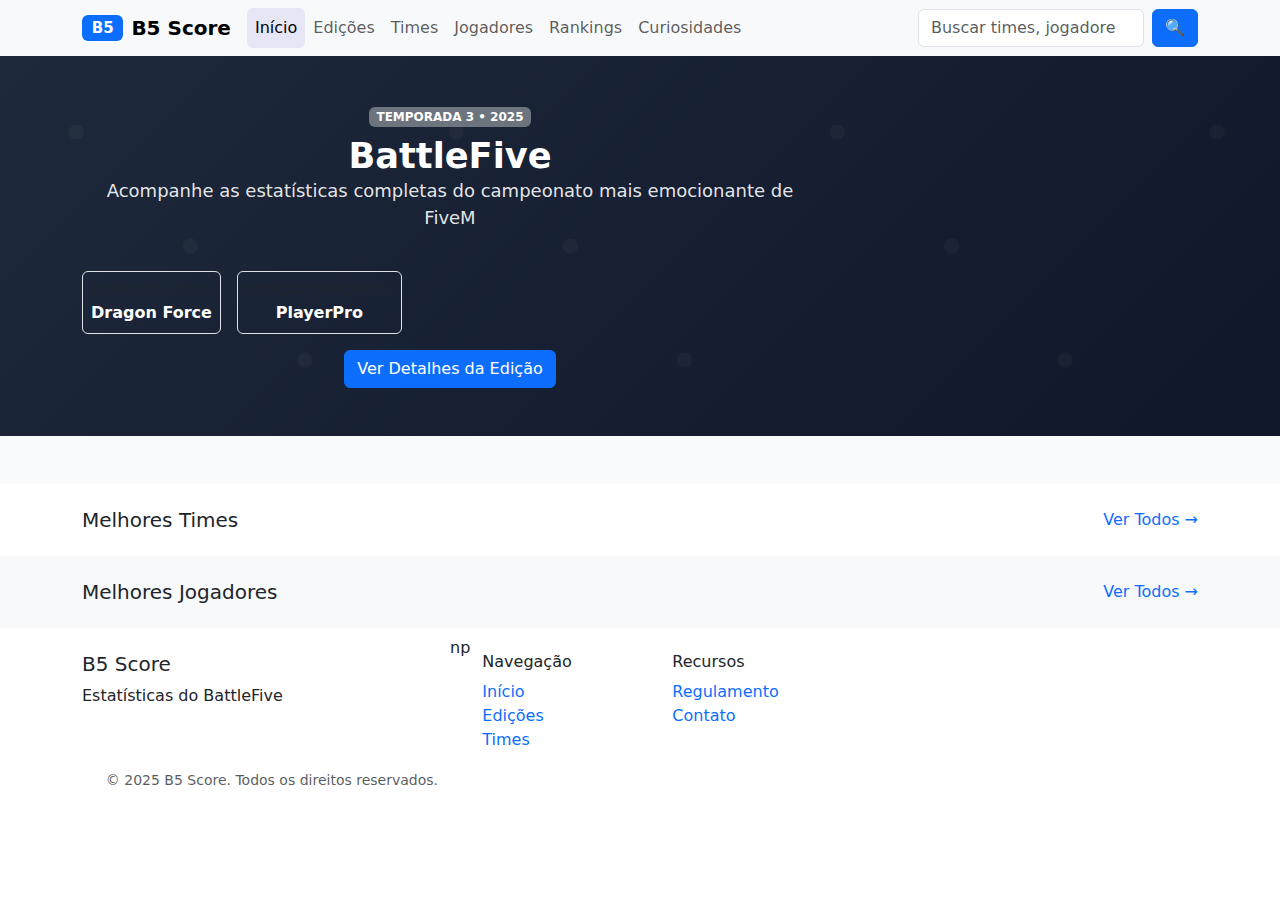
<file: b5_score_vanilla/index.html>
<!DOCTYPE html>
<html lang="pt-BR">
<head>
  <meta charset="utf-8" />
  <meta name="viewport" content="width=device-width,initial-scale=1" />
  <title>B5 Score - Estatísticas do BattleFive</title>
  <link rel="stylesheet" href="css/style.css">
  <link href="https://cdn.jsdelivr.net/npm/bootstrap@5.3.2/dist/css/bootstrap.min.css" rel="stylesheet">
</head>
<body>
  <header>
    <nav class="navbar navbar-expand-lg navbar-light bg-light">
      <div class="container">
        <a class="navbar-brand d-flex align-items-center" href="index.html">
          <span class="badge bg-primary me-2">B5</span>
          <span class="fw-bold">B5 Score</span>
        </a>
        <button class="navbar-toggler" type="button" data-bs-toggle="collapse" data-bs-target="#mainNav" aria-controls="mainNav" aria-expanded="false" aria-label="Alternar navegação">
          <span class="navbar-toggler-icon"></span>
        </button>

        <div class="collapse navbar-collapse" id="mainNav">
          <ul class="navbar-nav me-auto mb-2 mb-lg-0">
            <li class="nav-item"><a class="nav-link active" href="index.html">Início</a></li>
            <li class="nav-item"><a class="nav-link" href="pages/edicoes.html">Edições</a></li>
            <li class="nav-item"><a class="nav-link" href="pages/times.html">Times</a></li>
            <li class="nav-item"><a class="nav-link" href="pages/jogadores.html">Jogadores</a></li>
            <li class="nav-item"><a class="nav-link" href="pages/rankings.html">Rankings</a></li>
            <li class="nav-item"><a class="nav-link" href="pages/curiosidades.html">Curiosidades</a></li>
          </ul>

          <form id="searchForm" class="d-flex" role="search" action="pages/search.html" method="get" aria-label="Pesquisar">
            <input class="form-control me-2" type="search" id="searchInput" name="q" placeholder="Buscar times, jogadores..." aria-label="Buscar times ou jogadores">
            <button class="btn btn-primary" type="submit" id="searchBtn">🔍</button>
          </form>
        </div>
      </div>
    </nav>
  </header>

  <main>
    <section class="hero py-5">
      <div class="container">
        <div class="row align-items-center">
          <div class="col-12 col-lg-8">
            <span id="seasonBadge" class="badge bg-secondary mb-2">TEMPORADA 3 • 2025</span>
            <h1 id="heroTitle" class="display-6">BattleFive</h1>
            <p id="heroDesc" class="lead">Acompanhe as estatísticas completas do campeonato mais emocionante de FiveM</p>

            <div class="d-flex gap-3 flex-wrap mb-3" id="heroStatsWrap">
              <div class="p-2 border rounded">
                <div class="text-muted small">CAMPEÃO ATUAL</div>
                <div id="championValue" class="fw-bold">Dragon Force</div>
              </div>
              <div class="p-2 border rounded">
                <div class="text-muted small">MVP DA TEMPORADA</div>
                <div id="mvpValue" class="fw-bold">PlayerPro</div>
              </div>
            </div>

            <button id="btnEdicoes" class="btn btn-primary">Ver Detalhes da Edição</button>
          </div>
        </div>
      </div>
    </section>

    <section class="stats-section py-4">
      <div class="container">
        <div id="statsGrid" class="row g-3">
          <!-- preenchido por js a partir de js/dados.js -->
        </div>
      </div>
    </section>

    <section class="section py-4">
      <div class="container">
        <div class="d-flex justify-content-between align-items-center mb-3">
          <h2 class="h5 mb-0">Melhores Times</h2>
          <a href="pages/times.html" class="text-decoration-none">Ver Todos →</a>
        </div>

        <div id="cardsGrid" class="row row-cols-1 row-cols-md-2 row-cols-lg-3 g-3 cards-grid">
          <!-- preenchido por renderizarTimes -->
        </div>
      </div>
    </section>

    <section class="section bg-light py-4">
      <div class="container">
        <div class="d-flex justify-content-between align-items-center mb-3">
          <h2 class="h5 mb-0">Melhores Jogadores</h2>
          <a href="pages/jogadores.html" class="text-decoration-none">Ver Todos →</a>
        </div>

        <div class="players-grid row row-cols-1 row-cols-md-2 row-cols-lg-3 g-3">
          <!-- preenchido por renderizarJogadores -->
        </div>
      </div>
    </section>
  </main>

  <footer class="py-4">
    <div class="container">
      <div class="row gy-3">
        <div class="col-12 col-md-4">
          <h5>B5 Score</h5>
          <p class="mb-0">Estatísticas do BattleFive</p>
        </div>np

        <div class="col-6 col-md-2">
          <h6>Navegação</h6>
          <ul class="list-unstyled mb-0">
            <li><a href="index.html" class="text-decoration-none">Início</a></li>
            <li><a href="pages/edicoes.html" class="text-decoration-none">Edições</a></li>
            <li><a href="pages/times.html" class="text-decoration-none">Times</a></li>
          </ul>
        </div>

        <div class="col-6 col-md-2">
          <h6>Recursos</h6>
          <ul class="list-unstyled mb-0">
            <li><a href="#" class="text-decoration-none">Regulamento</a></li>
            <li><a href="#" class="text-decoration-none">Contato</a></li>
          </ul>
        </div>

        <div class="col-12 col-md-4 text-md-end">
          <small class="text-muted">&copy; 2025 B5 Score. Todos os direitos reservados.</small>
        </div>
      </div>
    </div>
  </footer>

  <script src="js/dados.js"></script>
  <script src="js/script.js"></script>
  <script src="https://cdn.jsdelivr.net/npm/bootstrap@5.3.2/dist/js/bootstrap.bundle.min.js"></script>
</body>
</html>
</file>
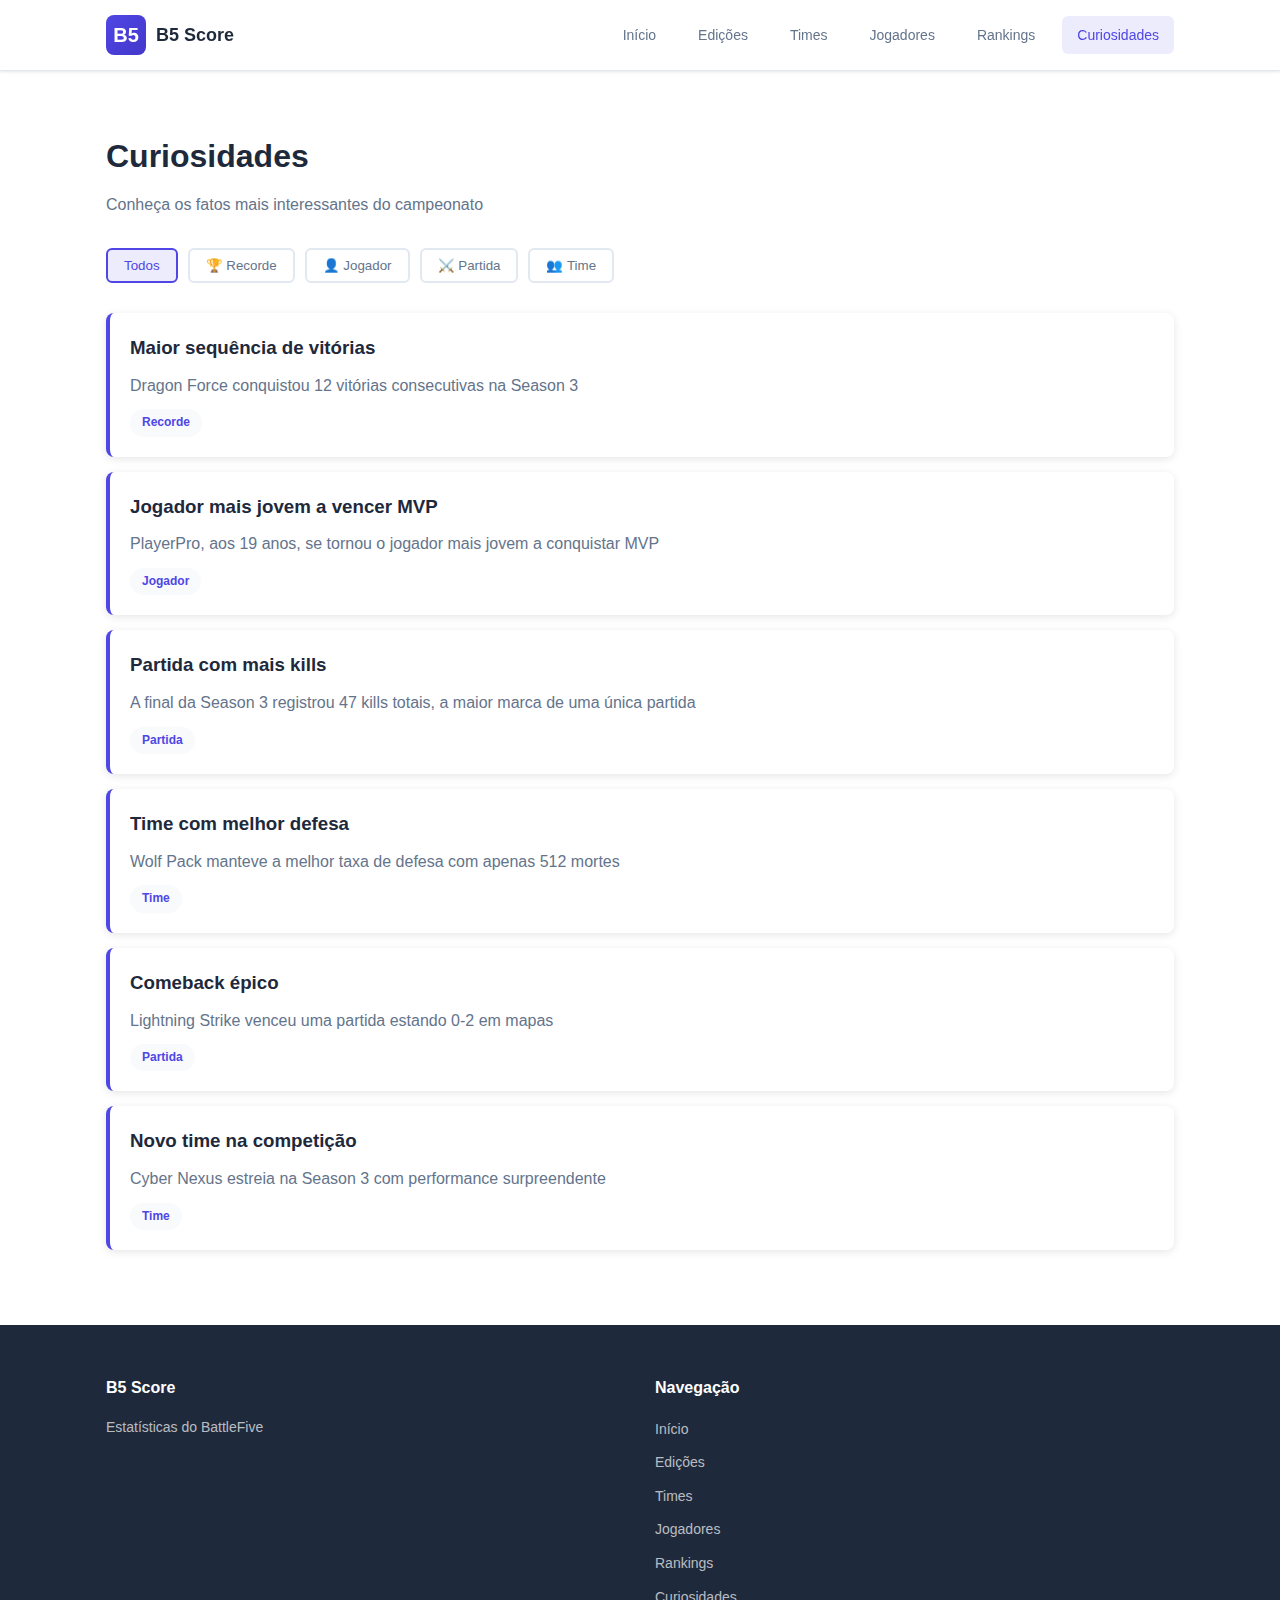
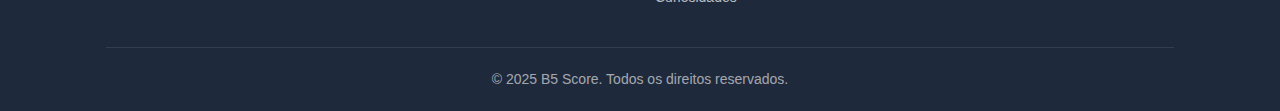
<file: b5_score_vanilla/pages/curiosidades.html>
<!DOCTYPE html>
<html lang="pt-BR">
<head>
    <meta charset="UTF-8">
    <meta name="viewport" content="width=device-width, initial-scale=1.0">
    <title>Curiosidades - B5 Score</title>
    <link rel="stylesheet" href="../css/style.css">
    <style>
        .filter-buttons {
            display: flex;
            gap: 10px;
            margin-bottom: 30px;
            flex-wrap: wrap;
        }

        .filter-btn {
            padding: 8px 16px;
            border: 2px solid #e2e8f0;
            background: white;
            color: #64748b;
            border-radius: 6px;
            cursor: pointer;
            font-weight: 500;
            transition: all 0.3s ease;
        }

        .filter-btn:hover,
        .filter-btn.active {
            border-color: #4f46e5;
            color: #4f46e5;
            background: rgba(79, 70, 229, 0.1);
        }

        .curiosidade-card {
            background: white;
            border-left: 4px solid #4f46e5;
            padding: 20px;
            border-radius: 8px;
            margin-bottom: 15px;
            box-shadow: 0 2px 8px rgba(0, 0, 0, 0.1);
            transition: all 0.3s ease;
        }

        .curiosidade-card:hover {
            transform: translateX(5px);
            box-shadow: 0 5px 15px rgba(0, 0, 0, 0.15);
        }

        .curiosidade-card h3 {
            margin-bottom: 10px;
            color: #1e293b;
        }

        .curiosidade-card p {
            color: #64748b;
            margin-bottom: 10px;
            line-height: 1.6;
        }

        .curiosidade-categoria {
            display: inline-block;
            background: #f8fafc;
            color: #4f46e5;
            padding: 4px 12px;
            border-radius: 20px;
            font-size: 12px;
            font-weight: 600;
        }
    </style>
</head>
<body>
    <!-- HEADER -->
    <header class="header">
        <div class="container">
            <div class="logo">
                <span class="logo-icon">B5</span>
                <span class="logo-text">B5 Score</span>
            </div>
            
            <nav class="nav">
                <a href="../index.html" class="nav-link">Início</a>
                <a href="edicoes.html" class="nav-link">Edições</a>
                <a href="times.html" class="nav-link">Times</a>
                <a href="jogadores.html" class="nav-link">Jogadores</a>
                <a href="rankings.html" class="nav-link">Rankings</a>
                <a href="curiosidades.html" class="nav-link active">Curiosidades</a>
            </nav>

            <button class="menu-toggle">☰</button>
        </div>
    </header>

    <!-- CONTEÚDO -->
    <section class="section">
        <div class="container">
            <h1 style="margin-bottom: 10px; font-size: 32px;">Curiosidades</h1>
            <p style="color: #64748b; margin-bottom: 30px;">Conheça os fatos mais interessantes do campeonato</p>

            <!-- FILTROS -->
            <div class="filter-buttons">
                <button class="filter-btn active" onclick="filtrarCuriosidades('Todos')">Todos</button>
                <button class="filter-btn" onclick="filtrarCuriosidades('Recorde')">🏆 Recorde</button>
                <button class="filter-btn" onclick="filtrarCuriosidades('Jogador')">👤 Jogador</button>
                <button class="filter-btn" onclick="filtrarCuriosidades('Partida')">⚔️ Partida</button>
                <button class="filter-btn" onclick="filtrarCuriosidades('Time')">👥 Time</button>
            </div>

            <!-- CURIOSIDADES -->
            <div id="curiosidadesContainer">
                <!-- Preenchido por JavaScript -->
            </div>
        </div>
    </section>

    <!-- FOOTER -->
    <footer class="footer">
        <div class="container">
            <div class="footer-content">
                <div class="footer-col">
                    <h4>B5 Score</h4>
                    <p>Estatísticas do BattleFive</p>
                </div>
                <div class="footer-col">
                    <h4>Navegação</h4>
                    <ul>
                        <li><a href="../index.html">Início</a></li>
                        <li><a href="edicoes.html">Edições</a></li>
                        <li><a href="times.html">Times</a></li>
                        <li><a href="jogadores.html">Jogadores</a></li>
                        <li><a href="rankings.html">Rankings</a></li>
                        <li><a href="curiosidades.html">Curiosidades</a></li>
                    </ul>
                </div>
            </div>
            <div class="footer-bottom">
                <p>&copy; 2025 B5 Score. Todos os direitos reservados.</p>
            </div>
        </div>
    </footer>

    <script src="../js/script.js"></script>
    <script>
        // Renderizar curiosidades
        function renderizarCuriosidadesFiltradas(categoria = 'Todos') {
            const container = document.getElementById('curiosidadesContainer');
            let curiosidadesFiltradas = dados.curiosidades;

            if (categoria !== 'Todos') {
                curiosidadesFiltradas = dados.curiosidades.filter(c => c.categoria === categoria);
            }

            container.innerHTML = curiosidadesFiltradas.map(c => `
                <div class="curiosidade-card">
                    <h3>${c.titulo}</h3>
                    <p>${c.descricao}</p>
                    <span class="curiosidade-categoria">${c.categoria}</span>
                </div>
            `).join('');
        }

        // Filtrar curiosidades
        function filtrarCuriosidades(categoria) {
            // Atualizar botões ativos
            document.querySelectorAll('.filter-btn').forEach(btn => {
                btn.classList.remove('active');
            });
            event.target.classList.add('active');

            // Renderizar curiosidades filtradas
            renderizarCuriosidadesFiltradas(categoria);
        }

        // Carregar ao iniciar
        document.addEventListener('DOMContentLoaded', function() {
            renderizarCuriosidadesFiltradas();
        });
    </script>
</body>
</html>
</file>
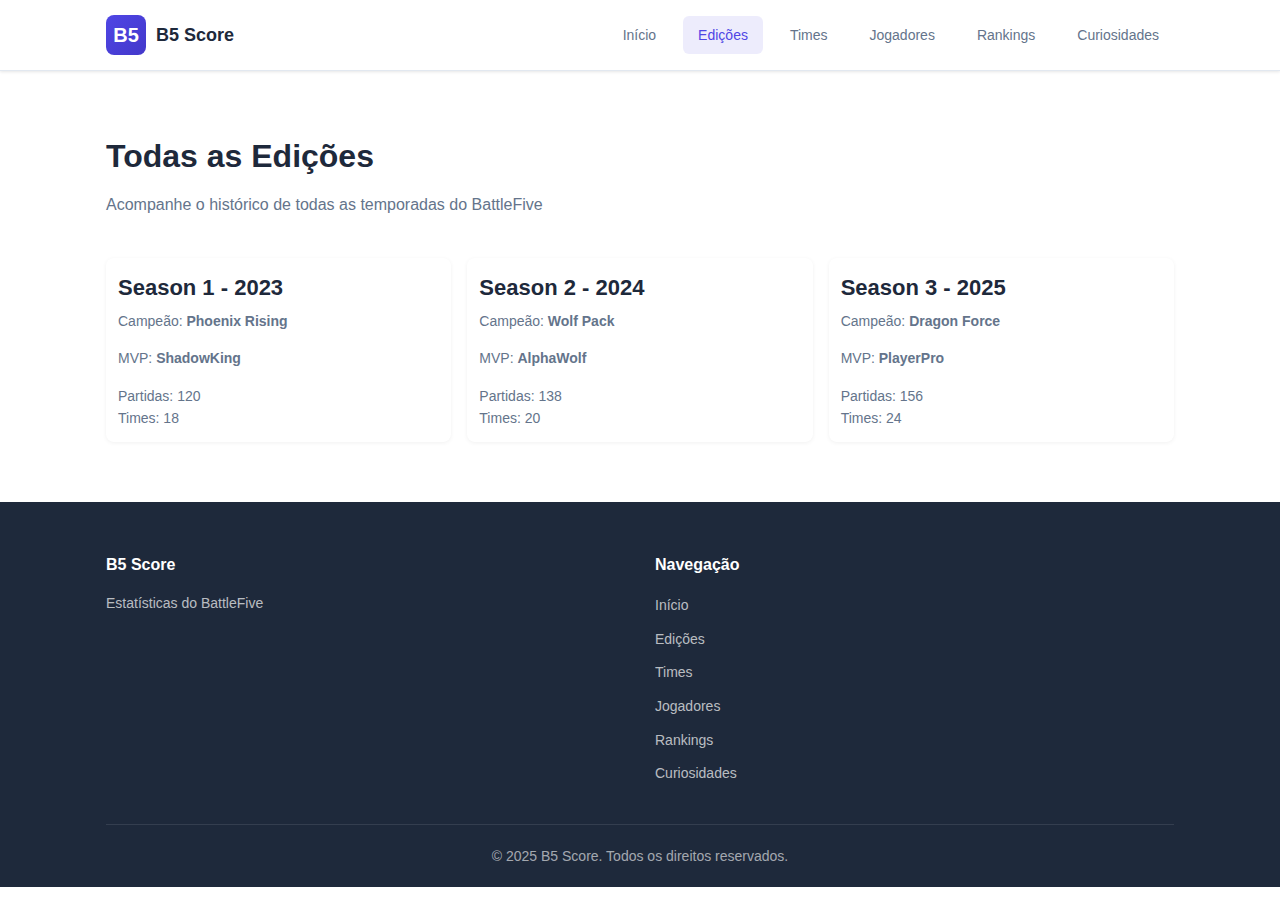
<file: b5_score_vanilla/pages/edicoes.html>
<!DOCTYPE html>
<html lang="pt-BR">
<head>
    <meta charset="UTF-8">
    <meta name="viewport" content="width=device-width, initial-scale=1.0">
    <title>Edições - B5 Score</title>
    <link rel="stylesheet" href="../css/style.css">
</head>
<body>
    <!-- HEADER -->
    <header class="header">
        <div class="container">
            <div class="logo">
                <span class="logo-icon">B5</span>
                <span class="logo-text">B5 Score</span>
            </div>
            
            <nav class="nav">
                <a href="../index.html" class="nav-link">Início</a>
                <a href="edicoes.html" class="nav-link active">Edições</a>
                <a href="times.html" class="nav-link">Times</a>
                <a href="jogadores.html" class="nav-link">Jogadores</a>
                <a href="rankings.html" class="nav-link">Rankings</a>
                <a href="curiosidades.html" class="nav-link">Curiosidades</a>
            </nav>

            <button class="menu-toggle">☰</button>
        </div>
    </header>

    <!-- CONTEÚDO -->
    <section class="section">
        <div class="container">
            <h1 style="margin-bottom: 10px; font-size: 32px;">Todas as Edições</h1>
            <p style="color: #64748b; margin-bottom: 40px;">Acompanhe o histórico de todas as temporadas do BattleFive</p>

            <div class="cards-grid" id="edicoesContainer">
                <!-- Preenchido por JavaScript -->
            </div>
        </div>
    </section>

    <!-- FOOTER -->
    <footer class="footer">
        <div class="container">
            <div class="footer-content">
                <div class="footer-col">
                    <h4>B5 Score</h4>
                    <p>Estatísticas do BattleFive</p>
                </div>
                <div class="footer-col">
                    <h4>Navegação</h4>
                    <ul>
                        <li><a href="../index.html">Início</a></li>
                        <li><a href="edicoes.html">Edições</a></li>
                        <li><a href="times.html">Times</a></li>
                        <li><a href="jogadores.html">Jogadores</a></li>
                        <li><a href="rankings.html">Rankings</a></li>
                        <li><a href="curiosidades.html">Curiosidades</a></li>
                    </ul>
                </div>
            </div>
            <div class="footer-bottom">
                <p>&copy; 2025 B5 Score. Todos os direitos reservados.</p>
            </div>
        </div>
    </footer>

    <script src="../js/script.js"></script>
    <script>
        // Renderizar edições quando a página carregar
        document.addEventListener('DOMContentLoaded', function() {
            const container = document.getElementById('edicoesContainer');
            renderizarEdicoes(container);
        });
    </script>
</body>
</html>
</file>
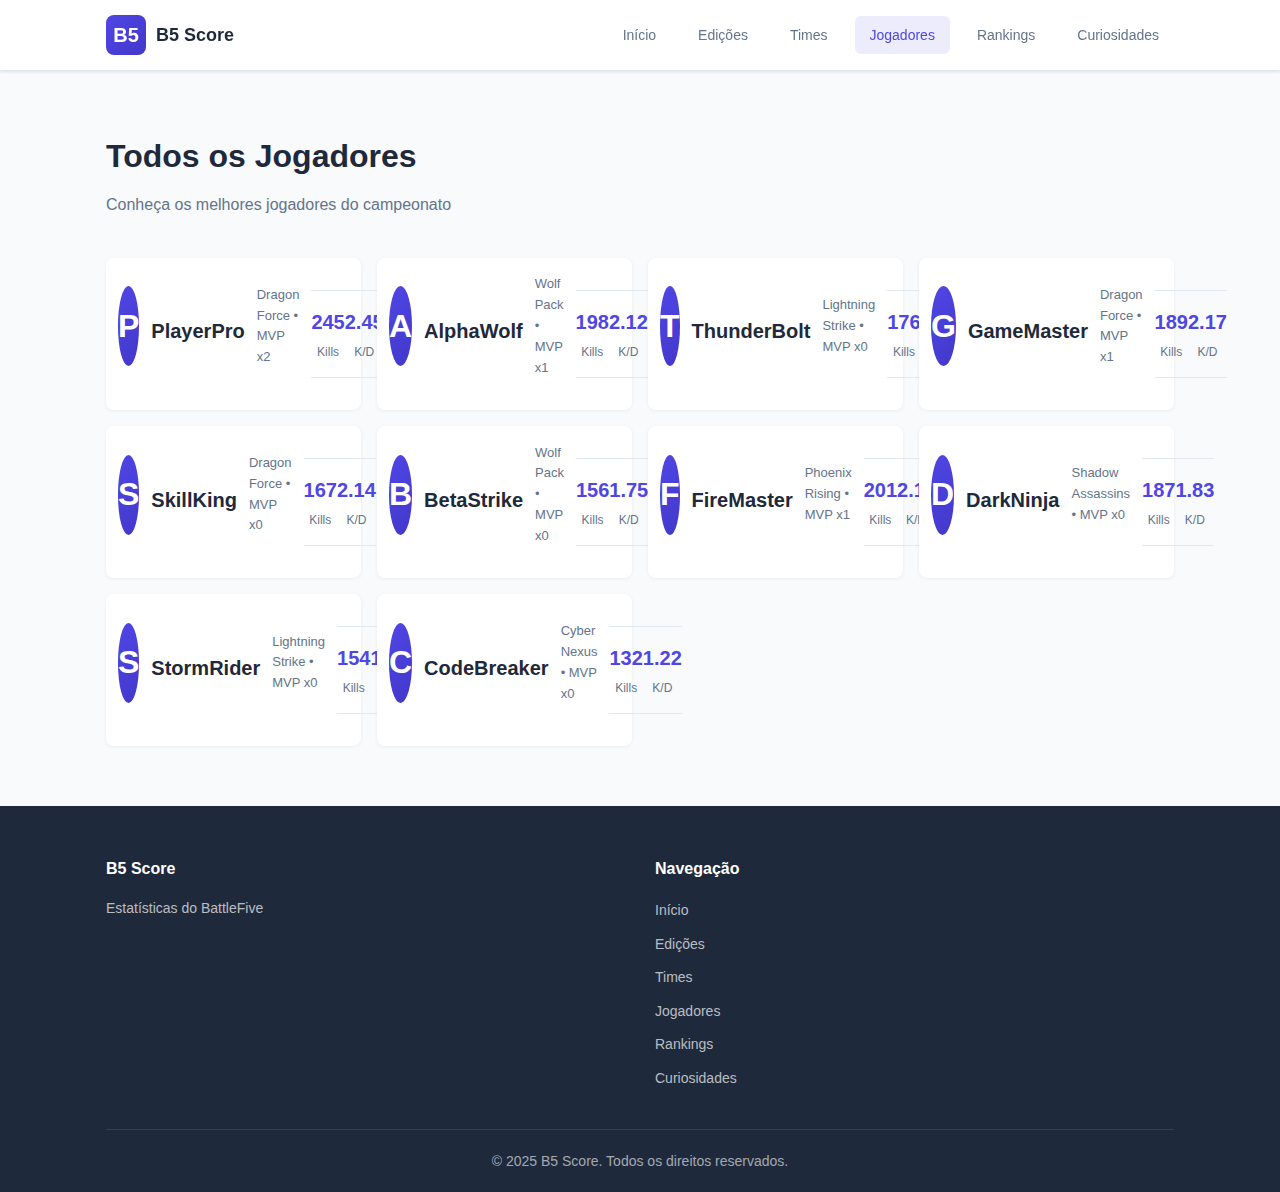
<file: b5_score_vanilla/pages/jogadores.html>
<!DOCTYPE html>
<html lang="pt-BR">
<head>
    <meta charset="UTF-8">
    <meta name="viewport" content="width=device-width, initial-scale=1.0">
    <title>Jogadores - B5 Score</title>
    <link rel="stylesheet" href="../css/style.css">
</head>
<body>
    <!-- HEADER -->
    <header class="header">
        <div class="container">
            <div class="logo">
                <span class="logo-icon">B5</span>
                <span class="logo-text">B5 Score</span>
            </div>
            
            <nav class="nav">
                <a href="../index.html" class="nav-link">Início</a>
                <a href="edicoes.html" class="nav-link">Edições</a>
                <a href="times.html" class="nav-link">Times</a>
                <a href="jogadores.html" class="nav-link active">Jogadores</a>
                <a href="rankings.html" class="nav-link">Rankings</a>
                <a href="curiosidades.html" class="nav-link">Curiosidades</a>
            </nav>

            <button class="menu-toggle">☰</button>
        </div>
    </header>

    <!-- CONTEÚDO -->
    <section class="section bg-light">
        <div class="container">
            <h1 style="margin-bottom: 10px; font-size: 32px;">Todos os Jogadores</h1>
            <p style="color: #64748b; margin-bottom: 40px;">Conheça os melhores jogadores do campeonato</p>

            <div class="players-grid" id="jogadoresContainer">
                <!-- Preenchido por JavaScript -->
            </div>
        </div>
    </section>

    <!-- FOOTER -->
    <footer class="footer">
        <div class="container">
            <div class="footer-content">
                <div class="footer-col">
                    <h4>B5 Score</h4>
                    <p>Estatísticas do BattleFive</p>
                </div>
                <div class="footer-col">
                    <h4>Navegação</h4>
                    <ul>
                        <li><a href="../index.html">Início</a></li>
                        <li><a href="edicoes.html">Edições</a></li>
                        <li><a href="times.html">Times</a></li>
                        <li><a href="jogadores.html">Jogadores</a></li>
                        <li><a href="rankings.html">Rankings</a></li>
                        <li><a href="curiosidades.html">Curiosidades</a></li>
                    </ul>
                </div>
            </div>
            <div class="footer-bottom">
                <p>&copy; 2025 B5 Score. Todos os direitos reservados.</p>
            </div>
        </div>
    </footer>

    <script src="../js/script.js"></script>
    <script>
        // Renderizar jogadores quando a página carregar
        document.addEventListener('DOMContentLoaded', function() {
            const container = document.getElementById('jogadoresContainer');
            renderizarJogadores(container);
        });
    </script>
</body>
</html>
</file>
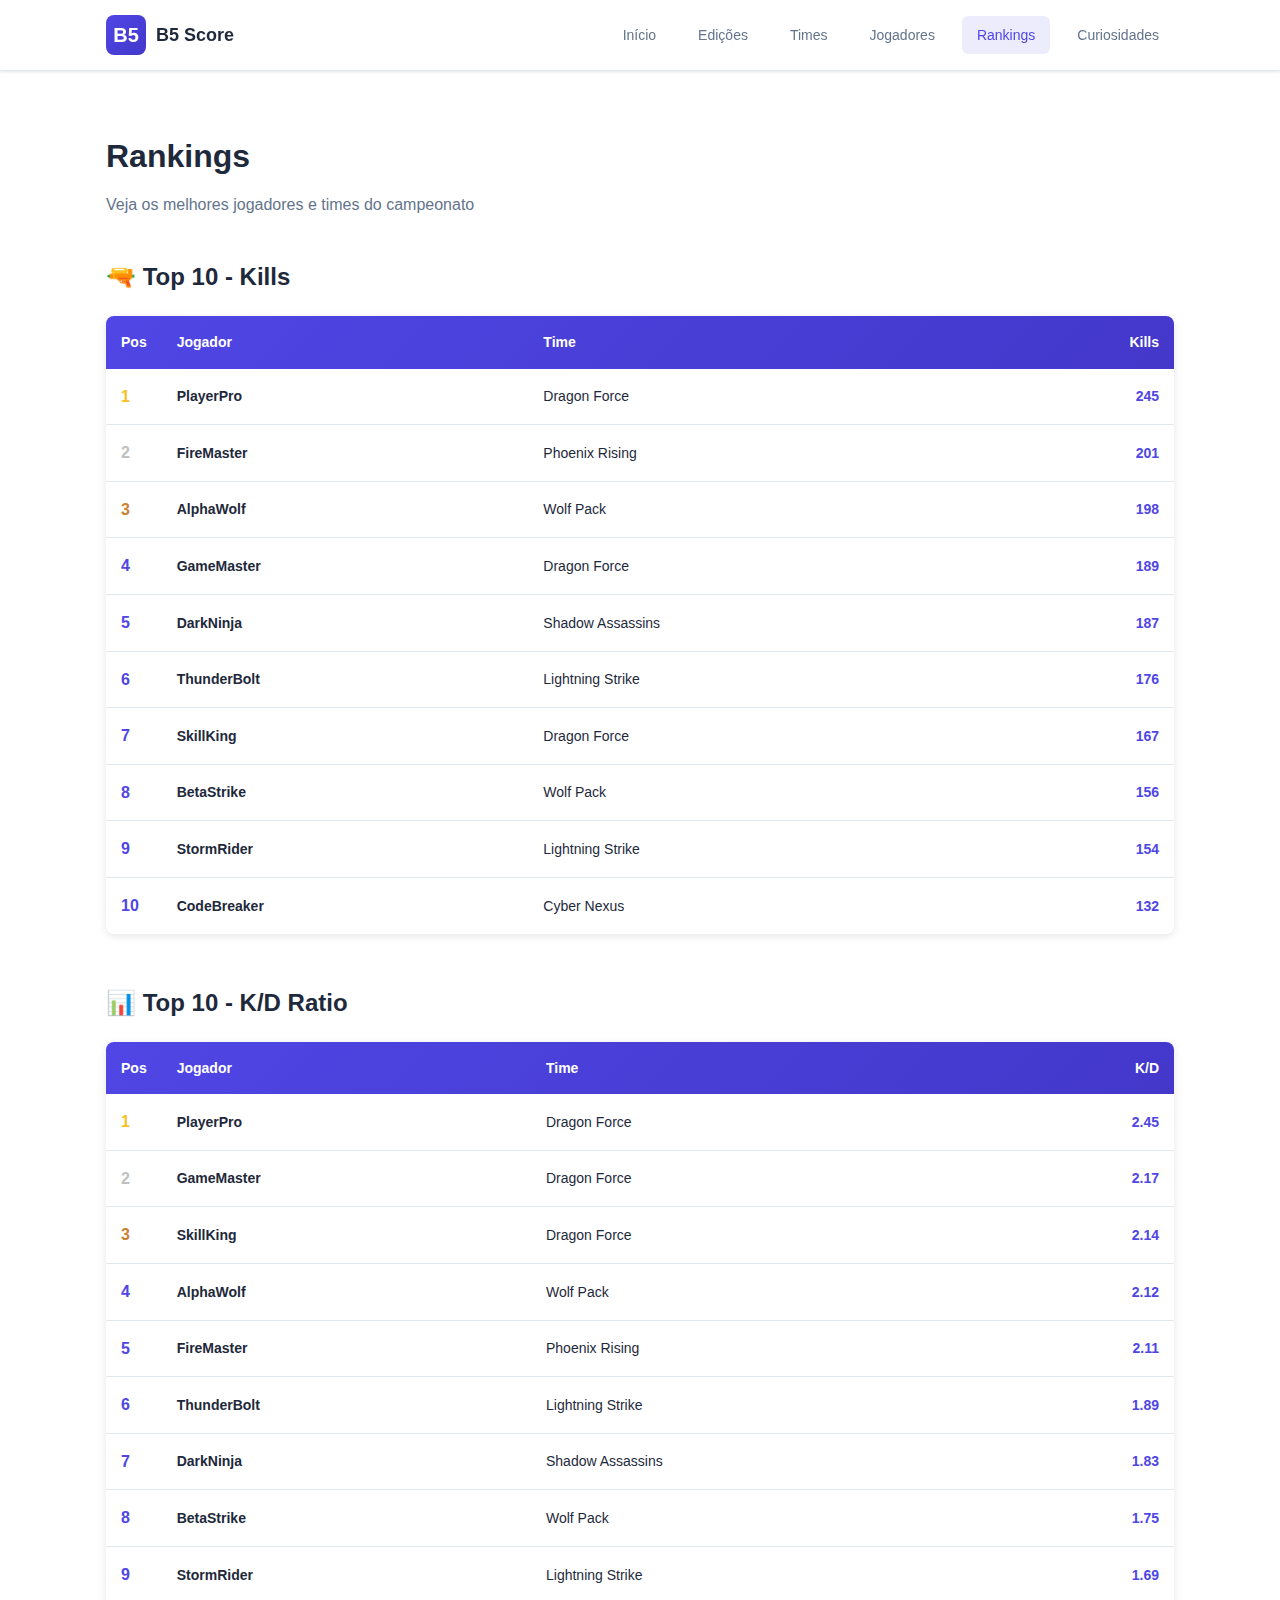
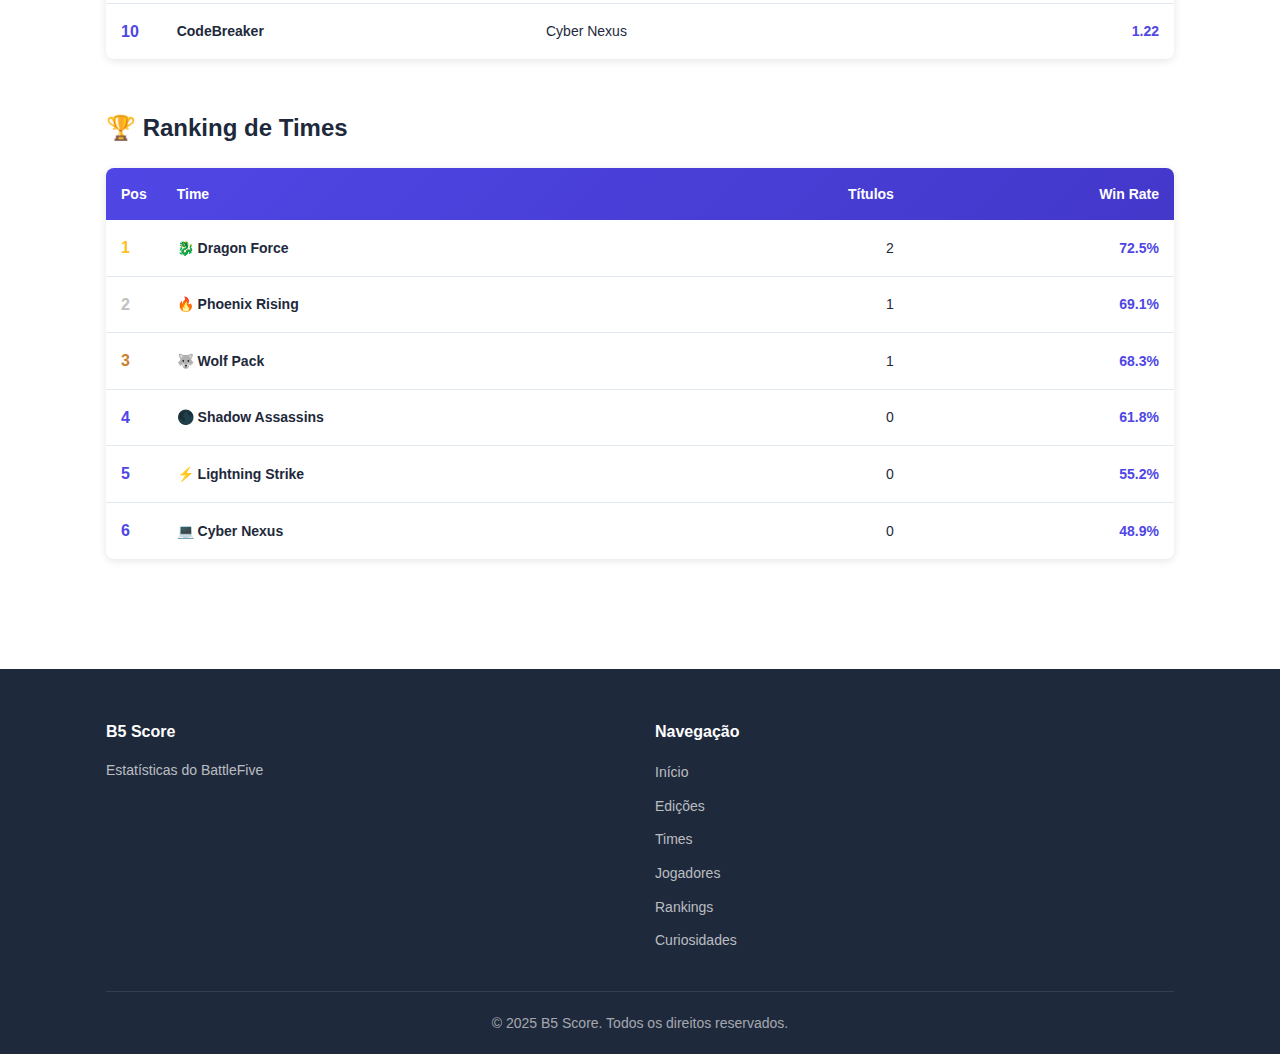
<file: b5_score_vanilla/pages/rankings.html>
<!DOCTYPE html>
<html lang="pt-BR">
<head>
    <meta charset="UTF-8">
    <meta name="viewport" content="width=device-width, initial-scale=1.0">
    <title>Rankings - B5 Score</title>
    <link rel="stylesheet" href="../css/style.css">
    <style>
        .ranking-table {
            width: 100%;
            border-collapse: collapse;
            background: white;
            border-radius: 8px;
            overflow: hidden;
            box-shadow: 0 2px 8px rgba(0, 0, 0, 0.1);
            margin-bottom: 40px;
        }

        .ranking-table thead {
            background: linear-gradient(135deg, #4f46e5, #4338ca);
            color: white;
        }

        .ranking-table th {
            padding: 15px;
            text-align: left;
            font-weight: 600;
            font-size: 14px;
        }

        .ranking-table td {
            padding: 15px;
            border-bottom: 1px solid #e2e8f0;
            font-size: 14px;
        }

        .ranking-table tbody tr:hover {
            background-color: #f8fafc;
        }

        .ranking-table tbody tr:last-child td {
            border-bottom: none;
        }

        .rank-position {
            font-weight: 700;
            color: #4f46e5;
            font-size: 16px;
            min-width: 30px;
        }

        .rank-position.top-1 { color: #fbbf24; }
        .rank-position.top-2 { color: #c0c0c0; }
        .rank-position.top-3 { color: #cd7f32; }

        .ranking-section {
            margin-bottom: 50px;
        }

        .ranking-section h2 {
            font-size: 24px;
            margin-bottom: 20px;
            color: #1e293b;
        }
    </style>
</head>
<body>
    <!-- HEADER -->
    <header class="header">
        <div class="container">
            <div class="logo">
                <span class="logo-icon">B5</span>
                <span class="logo-text">B5 Score</span>
            </div>
            
            <nav class="nav">
                <a href="../index.html" class="nav-link">Início</a>
                <a href="edicoes.html" class="nav-link">Edições</a>
                <a href="times.html" class="nav-link">Times</a>
                <a href="jogadores.html" class="nav-link">Jogadores</a>
                <a href="rankings.html" class="nav-link active">Rankings</a>
                <a href="curiosidades.html" class="nav-link">Curiosidades</a>
            </nav>

            <button class="menu-toggle">☰</button>
        </div>
    </header>

    <!-- CONTEÚDO -->
    <section class="section">
        <div class="container">
            <h1 style="margin-bottom: 10px; font-size: 32px;">Rankings</h1>
            <p style="color: #64748b; margin-bottom: 40px;">Veja os melhores jogadores e times do campeonato</p>

            <!-- RANKING DE KILLS -->
            <div class="ranking-section">
                <h2>🔫 Top 10 - Kills</h2>
                <table class="ranking-table">
                    <thead>
                        <tr>
                            <th style="width: 50px;">Pos</th>
                            <th>Jogador</th>
                            <th>Time</th>
                            <th style="text-align: right;">Kills</th>
                        </tr>
                    </thead>
                    <tbody id="rankingKills">
                        <!-- Preenchido por JavaScript -->
                    </tbody>
                </table>
            </div>

            <!-- RANKING DE K/D -->
            <div class="ranking-section">
                <h2>📊 Top 10 - K/D Ratio</h2>
                <table class="ranking-table">
                    <thead>
                        <tr>
                            <th style="width: 50px;">Pos</th>
                            <th>Jogador</th>
                            <th>Time</th>
                            <th style="text-align: right;">K/D</th>
                        </tr>
                    </thead>
                    <tbody id="rankingKD">
                        <!-- Preenchido por JavaScript -->
                    </tbody>
                </table>
            </div>

            <!-- RANKING DE TIMES -->
            <div class="ranking-section">
                <h2>🏆 Ranking de Times</h2>
                <table class="ranking-table">
                    <thead>
                        <tr>
                            <th style="width: 50px;">Pos</th>
                            <th>Time</th>
                            <th style="text-align: right;">Títulos</th>
                            <th style="text-align: right;">Win Rate</th>
                        </tr>
                    </thead>
                    <tbody id="rankingTimes">
                        <!-- Preenchido por JavaScript -->
                    </tbody>
                </table>
            </div>
        </div>
    </section>

    <!-- FOOTER -->
    <footer class="footer">
        <div class="container">
            <div class="footer-content">
                <div class="footer-col">
                    <h4>B5 Score</h4>
                    <p>Estatísticas do BattleFive</p>
                </div>
                <div class="footer-col">
                    <h4>Navegação</h4>
                    <ul>
                        <li><a href="../index.html">Início</a></li>
                        <li><a href="edicoes.html">Edições</a></li>
                        <li><a href="times.html">Times</a></li>
                        <li><a href="jogadores.html">Jogadores</a></li>
                        <li><a href="rankings.html">Rankings</a></li>
                        <li><a href="curiosidades.html">Curiosidades</a></li>
                    </ul>
                </div>
            </div>
            <div class="footer-bottom">
                <p>&copy; 2025 B5 Score. Todos os direitos reservados.</p>
            </div>
        </div>
    </footer>

    <script src="../js/script.js"></script>
    <script>
        document.addEventListener('DOMContentLoaded', function() {
            // RANKING DE KILLS
            const rankingKillsContainer = document.getElementById('rankingKills');
            const jogadoresOrdenadosKills = [...dados.jogadores].sort((a, b) => b.kills - a.kills);
            rankingKillsContainer.innerHTML = jogadoresOrdenadosKills.map((j, index) => `
                <tr>
                    <td><span class="rank-position top-${index + 1}">${index + 1}</span></td>
                    <td><strong>${j.nome}</strong></td>
                    <td>${j.time}</td>
                    <td style="text-align: right; font-weight: 600; color: #4f46e5;">${j.kills}</td>
                </tr>
            `).join('');

            // RANKING DE K/D
            const rankingKDContainer = document.getElementById('rankingKD');
            const jogadoresOrdenadosKD = [...dados.jogadores].sort((a, b) => b.kd - a.kd);
            rankingKDContainer.innerHTML = jogadoresOrdenadosKD.map((j, index) => `
                <tr>
                    <td><span class="rank-position top-${index + 1}">${index + 1}</span></td>
                    <td><strong>${j.nome}</strong></td>
                    <td>${j.time}</td>
                    <td style="text-align: right; font-weight: 600; color: #4f46e5;">${j.kd.toFixed(2)}</td>
                </tr>
            `).join('');

            // RANKING DE TIMES
            const rankingTimesContainer = document.getElementById('rankingTimes');
            const timesOrdenados = [...dados.times].sort((a, b) => b.titulos - a.titulos || b.winRate - a.winRate);
            rankingTimesContainer.innerHTML = timesOrdenados.map((t, index) => `
                <tr>
                    <td><span class="rank-position top-${index + 1}">${index + 1}</span></td>
                    <td><strong>${t.emoji} ${t.nome}</strong></td>
                    <td style="text-align: right;">${t.titulos}</td>
                    <td style="text-align: right; font-weight: 600; color: #4f46e5;">${t.winRate}%</td>
                </tr>
            `).join('');
        });
    </script>
</body>
</html>
</file>
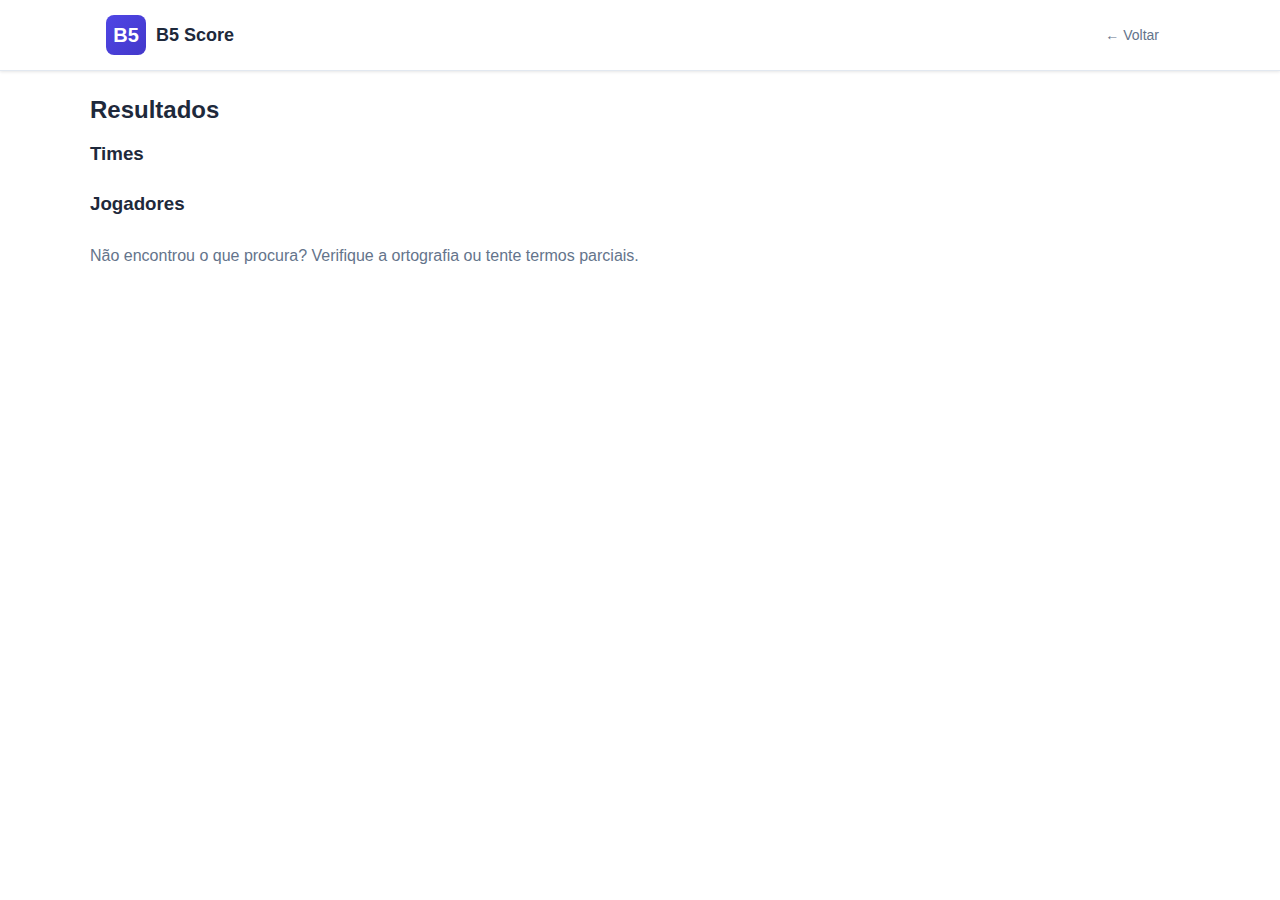
<file: b5_score_vanilla/pages/search.html>
<!DOCTYPE html>
<html lang="pt-BR">
<head>
  <meta charset="utf-8" />
  <meta name="viewport" content="width=device-width,initial-scale=1" />
  <title>Resultados da Busca - B5 Score</title>
  <link rel="stylesheet" href="../css/style.css" />
</head>
<body>
  <header class="header">
    <div class="container">
      <div class="logo">
        <span class="logo-icon">B5</span>
        <span class="logo-text">B5 Score</span>
      </div>
      <a href="../index.html" class="nav-link">← Voltar</a>
    </div>
  </header>

  <main class="container" style="padding:20px 0;">
    <h2 id="searchHeader">Resultados</h2>
    <div id="resultsCounts" style="margin-bottom:10px; color:#475569;"></div>

    <section>
      <h3>Times</h3>
      <div id="resultsTeams" class="cards-grid"></div>
    </section>

    <section style="margin-top:20px;">
      <h3>Jogadores</h3>
      <div id="resultsPlayers" class="players-grid"></div>
    </section>

    <p style="margin-top:24px; color:#64748b;">Não encontrou o que procura? Verifique a ortografia ou tente termos parciais.</p>
  </main>

  <script src="../js/dados.js"></script>
  <script src="../js/script.js"></script>
</body>
</html>
</file>
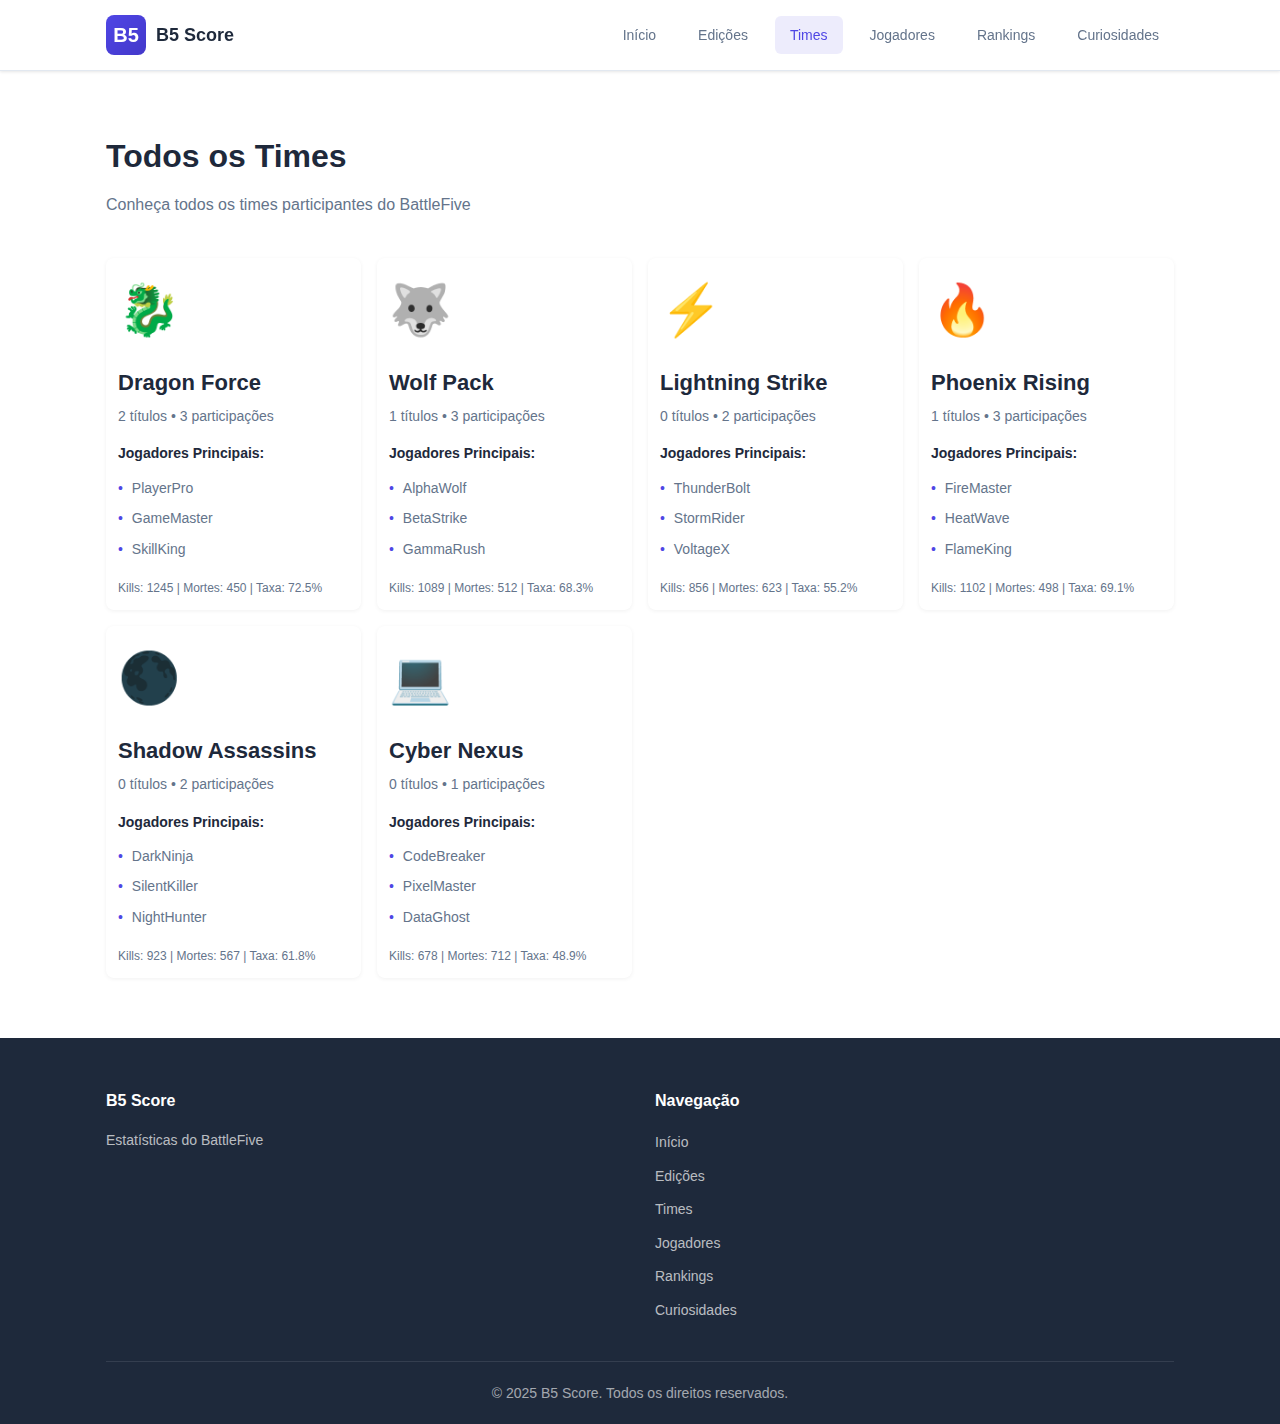
<file: b5_score_vanilla/pages/times.html>
<!DOCTYPE html>
<html lang="pt-BR">
<head>
    <meta charset="UTF-8">
    <meta name="viewport" content="width=device-width, initial-scale=1.0">
    <title>Times - B5 Score</title>
    <link rel="stylesheet" href="../css/style.css">
</head>
<body>
    <!-- HEADER -->
    <header class="header">
        <div class="container">
            <div class="logo">
                <span class="logo-icon">B5</span>
                <span class="logo-text">B5 Score</span>
            </div>
            
            <nav class="nav">
                <a href="../index.html" class="nav-link">Início</a>
                <a href="edicoes.html" class="nav-link">Edições</a>
                <a href="times.html" class="nav-link active">Times</a>
                <a href="jogadores.html" class="nav-link">Jogadores</a>
                <a href="rankings.html" class="nav-link">Rankings</a>
                <a href="curiosidades.html" class="nav-link">Curiosidades</a>
            </nav>

            <button class="menu-toggle">☰</button>
        </div>
    </header>

    <!-- CONTEÚDO -->
    <section class="section">
        <div class="container">
            <h1 style="margin-bottom: 10px; font-size: 32px;">Todos os Times</h1>
            <p style="color: #64748b; margin-bottom: 40px;">Conheça todos os times participantes do BattleFive</p>

            <div class="cards-grid" id="timesContainer">
                <!-- Preenchido por JavaScript -->
            </div>
        </div>
    </section>

    <!-- FOOTER -->
    <footer class="footer">
        <div class="container">
            <div class="footer-content">
                <div class="footer-col">
                    <h4>B5 Score</h4>
                    <p>Estatísticas do BattleFive</p>
                </div>
                <div class="footer-col">
                    <h4>Navegação</h4>
                    <ul>
                        <li><a href="../index.html">Início</a></li>
                        <li><a href="edicoes.html">Edições</a></li>
                        <li><a href="times.html">Times</a></li>
                        <li><a href="jogadores.html">Jogadores</a></li>
                        <li><a href="rankings.html">Rankings</a></li>
                        <li><a href="curiosidades.html">Curiosidades</a></li>
                    </ul>
                </div>
            </div>
            <div class="footer-bottom">
                <p>&copy; 2025 B5 Score. Todos os direitos reservados.</p>
            </div>
        </div>
    </footer>

    <script src="../js/script.js"></script>
    <script>
        // Renderizar times quando a página carregar
        document.addEventListener('DOMContentLoaded', function() {
            const container = document.getElementById('timesContainer');
            renderizarTimes(container);
        });
    </script>
</body>
</html>
</file>
<file: b5_score_vanilla/css/style.css>
/* RESET E VARIÁVEIS */
* {
    margin: 0;
    padding: 0;
    box-sizing: border-box;
}

:root {
    --primary-color: #4f46e5;
    --primary-dark: #4338ca;
    --secondary-color: #1e293b;
    --light-bg: #f8fafc;
    --border-color: #e2e8f0;
    --text-dark: #1e293b;
    --text-light: #64748b;
    --white: #ffffff;
}

body {
    font-family: 'Segoe UI', Tahoma, Geneva, Verdana, sans-serif;
    color: var(--text-dark);
    background-color: var(--white);
    line-height: 1.6;
}

.container {
    max-width: 1100px;
    margin: 0 auto;
    padding: 0 16px;
    box-sizing: border-box;
}

/* HEADER */
.header {
    background-color: var(--white);
    border-bottom: 1px solid var(--border-color);
    position: sticky;
    top: 0;
    z-index: 100;
    box-shadow: 0 1px 3px rgba(0, 0, 0, 0.1);
}

.header .container {
    display: flex;
    align-items: center;
    gap: 12px;
    justify-content: space-between;
    flex-wrap: wrap;
    height: 70px;
}

.logo {
    display: flex;
    align-items: center;
    gap: 10px;
    text-decoration: none;
    color: var(--text-dark);
    font-weight: bold;
    font-size: 20px;
}

.logo-icon {
    width: 40px;
    height: 40px;
    background: linear-gradient(135deg, var(--primary-color), var(--primary-dark));
    color: var(--white);
    display: flex;
    align-items: center;
    justify-content: center;
    border-radius: 8px;
    font-weight: bold;
}

.logo-text {
    font-size: 18px;
    font-weight: 600;
    display: none;
}

@media (min-width: 768px) {
    .logo-text {
        display: inline;
    }
}

/* NAVEGAÇÃO */
.nav {
    display: flex;
    gap: 12px;
    align-items: center;
    flex-wrap: wrap;
}

.nav-link {
    padding: 8px 15px;
    text-decoration: none;
    color: var(--text-light);
    border-radius: 6px;
    transition: all 0.3s ease;
    font-size: 14px;
}

.nav-link:hover,
.nav-link.active {
    color: var(--primary-color);
    background-color: rgba(79, 70, 229, 0.1);
}

/* SEARCH BOX */
.search-box {
    display: flex;
    gap: 8px;
    align-items: center;
}

.search-box input[type="search"] {
    min-width: 140px;
    width: 260px;
    padding: 8px 10px;
    border-radius: 8px;
    border: 2px solid #111827;
    box-sizing: border-box;
}

.search-box button {
    padding: 8px 10px;
    border-radius: 8px;
}

/* MENU TOGGLE */
.menu-toggle {
    display: block;
    background: none;
    border: none;
    font-size: 24px;
    cursor: pointer;
}

@media (min-width: 768px) {
    .menu-toggle {
        display: none;
    }
}

/* HERO SECTION */
.hero {
    background: linear-gradient(135deg, #1e293b 0%, #0f172a 100%);
    color: var(--white);
    padding: 100px 20px;
    text-align: center;
    position: relative;
    overflow: hidden;
}

.hero::before {
    content: '';
    position: absolute;
    top: 0;
    left: 0;
    right: 0;
    bottom: 0;
    background: url('data:image/svg+xml,<svg xmlns="http://www.w3.org/2000/svg" viewBox="0 0 100 100"><circle cx="20" cy="20" r="2" fill="white" opacity="0.1"/><circle cx="80" cy="80" r="2" fill="white" opacity="0.1"/><circle cx="50" cy="50" r="2" fill="white" opacity="0.1"/></svg>');
    opacity: 0.3;
}

.hero-content {
    display: flex;
    flex-direction: column;
    align-items: flex-start;
    gap: 16px;
    position: relative;
    z-index: 1;
    max-width: 800px;
    margin: 0 auto;
}

.season-badge {
    display: inline-block;
    background-color: var(--primary-color);
    color: var(--white);
    padding: 6px 12px;
    border-radius: 20px;
    font-size: 12px;
    font-weight: 600;
    margin-bottom: 20px;
    text-transform: uppercase;
}

.hero h1 {
    font-size: 2.2rem;
    font-weight: 700;
    margin: 0;
    line-height: 1.2;
}

@media (max-width: 720px) {
    .hero .hero-content {
        align-items: center;
        text-align: center;
        padding: 24px 8px;
    }

    .hero h1 {
        font-size: 1.6rem;
    }
}

.hero p {
    font-size: 18px;
    margin-bottom: 40px;
    color: rgba(255, 255, 255, 0.9);
}

.hero-stats {
    display: flex;
    gap: 8px;
    flex-direction: column;
    align-items: center;
    margin-bottom: 40px;
    flex-wrap: wrap;
}

.hero-stat {
    background: rgba(255, 255, 255, 0.1);
    padding: 15px 25px;
    border-radius: 8px;
    backdrop-filter: blur(10px);
    border: 1px solid rgba(255, 255, 255, 0.2);
}

.stat-label {
    display: block;
    font-size: 12px;
    text-transform: uppercase;
    opacity: 0.8;
    margin-bottom: 5px;
}

.stat-value {
    display: block;
    font-size: 18px;
    font-weight: 600;
}

.btn-primary {
    background-color: var(--primary-color);
    color: var(--white);
    padding: 12px 30px;
    border: none;
    border-radius: 6px;
    font-size: 16px;
    font-weight: 600;
    cursor: pointer;
    transition: all 0.3s ease;
}

.btn-primary:hover {
    background-color: var(--primary-dark);
    transform: translateY(-2px);
    box-shadow: 0 10px 20px rgba(79, 70, 229, 0.3);
}

/* STATS SECTION */
.stats-section {
    padding: 60px 20px;
    background-color: var(--light-bg);
}

.stats-grid {
    display: grid;
    gap: 16px;
    grid-template-columns: repeat(auto-fit, minmax(220px, 1fr));
}

.stat-card {
    background-color: var(--white);
    padding: 30px;
    border-radius: 8px;
    text-align: center;
    box-shadow: 0 1px 4px rgba(0, 0, 0, 0.06);
    transition: all 0.3s ease;
}

.stat-card:hover {
    box-shadow: 0 8px 16px rgba(0, 0, 0, 0.1);
    transform: translateY(-5px);
}

.stat-icon {
    font-size: 1.6rem;
    margin-bottom: 15px;
}

.stat-label {
    font-size: 12px;
    text-transform: uppercase;
    color: var(--text-light);
    margin-bottom: 10px;
    font-weight: 600;
}

.stat-number {
    font-size: 36px;
    font-weight: 700;
    color: var(--primary-color);
    margin-bottom: 5px;
}

.stat-desc {
    font-size: 12px;
    color: var(--text-light);
}

/* SECTIONS */
.section {
    padding: 60px 20px;
}

.section.bg-light {
    background-color: var(--light-bg);
}

.section-header {
    display: flex;
    justify-content: space-between;
    align-items: center;
    margin-bottom: 40px;
}

.section-header h2 {
    font-size: 32px;
    font-weight: 700;
}

.link-more {
    color: var(--primary-color);
    text-decoration: none;
    font-weight: 600;
    transition: all 0.3s ease;
}

.link-more:hover {
    color: var(--primary-dark);
}

/* CARDS GRID */
.cards-grid {
    display: grid;
    gap: 16px;
    grid-template-columns: repeat(auto-fit, minmax(220px, 1fr));
}

.card {
    background: #fff;
    padding: 12px;
    border-radius: 8px;
    box-shadow: 0 1px 4px rgba(0, 0, 0, 0.06);
    transition: all 0.3s ease;
}

.section.bg-light .card {
    background-color: var(--white);
}

.card:hover {
    box-shadow: 0 10px 25px rgba(0, 0, 0, 0.1);
    transform: translateY(-5px);
    border-color: var(--primary-color);
}

.card-emoji {
    font-size: 50px;
    margin-bottom: 15px;
}

.card h3 {
    font-size: 22px;
    margin-bottom: 5px;
}

.card-subtitle {
    font-size: 14px;
    color: var(--text-light);
    margin-bottom: 15px;
}

.card-players {
    margin: 15px 0;
    font-size: 14px;
}

.card-players strong {
    display: block;
    margin-bottom: 8px;
    color: var(--text-dark);
}

.card-players ul {
    list-style: none;
    padding-left: 0;
}

.card-players li {
    padding: 4px 0;
    color: var(--text-light);
}

.card-players li::before {
    content: '• ';
    color: var(--primary-color);
    margin-right: 5px;
}

.card-link {
    display: inline-block;
    margin-top: 15px;
    color: var(--primary-color);
    text-decoration: none;
    font-weight: 600;
    transition: all 0.3s ease;
}

.card-link:hover {
    color: var(--primary-dark);
}

/* PLAYERS GRID */
.players-grid {
    display: grid;
    gap: 16px;
    grid-template-columns: repeat(auto-fit, minmax(220px, 1fr));
}

.player-card {
    background: #fff;
    padding: 12px;
    border-radius: 8px;
    box-shadow: 0 1px 4px rgba(0, 0, 0, 0.06);
    transition: all 0.3s ease;
    display: flex;
    gap: 12px;
    align-items: center;
}

.player-card:hover {
    box-shadow: 0 10px 25px rgba(0, 0, 0, 0.1);
    transform: translateY(-5px);
}

.player-avatar {
    width: 80px;
    height: 80px;
    background: linear-gradient(135deg, var(--primary-color), var(--primary-dark));
    color: var(--white);
    border-radius: 50%;
    display: flex;
    align-items: center;
    justify-content: center;
    font-size: 32px;
    font-weight: 700;
    margin: 0 auto 15px;
}

.player-card h3 {
    font-size: 20px;
    margin-bottom: 5px;
}

.player-team {
    font-size: 13px;
    color: var(--text-light);
    margin-bottom: 15px;
}

.player-stats {
    display: flex;
    justify-content: space-around;
    margin: 20px 0;
    padding: 15px 0;
    border-top: 1px solid var(--border-color);
    border-bottom: 1px solid var(--border-color);
}

.player-stat {
    text-align: center;
}

.stat-val {
    display: block;
    font-size: 20px;
    font-weight: 700;
    color: var(--primary-color);
}

.stat-lbl {
    display: block;
    font-size: 12px;
    color: var(--text-light);
    margin-top: 5px;
}

/* FOOTER */
.footer {
    background-color: var(--secondary-color);
    color: var(--white);
    padding: 50px 20px 20px;
}

.footer-content {
    display: grid;
    grid-template-columns: repeat(auto-fit, minmax(250px, 1fr));
    gap: 30px;
    margin-bottom: 30px;
}

.footer-col h4 {
    margin-bottom: 15px;
    font-size: 16px;
}

.footer-col p {
    font-size: 14px;
    color: rgba(255, 255, 255, 0.7);
    margin-bottom: 8px;
}

.footer-col ul {
    list-style: none;
}

.footer-col ul li {
    margin-bottom: 8px;
}

.footer-col a {
    color: rgba(255, 255, 255, 0.7);
    text-decoration: none;
    font-size: 14px;
    transition: all 0.3s ease;
}

.footer-col a:hover {
    color: var(--white);
}

.footer-bottom {
    border-top: 1px solid rgba(255, 255, 255, 0.1);
    padding-top: 20px;
    text-align: center;
    font-size: 14px;
    color: rgba(255, 255, 255, 0.6);
}

/* RESPONSIVIDADE */
@media (max-width: 768px) {
    .hero h1 {
        font-size: 40px;
    }

    .hero p {
        font-size: 16px;
    }

    .section-header {
        flex-direction: column;
        align-items: flex-start;
        gap: 10px;
    }

    .section-header h2 {
        font-size: 24px;
    }

    .cards-grid,
    .players-grid {
        grid-template-columns: 1fr;
    }

    .hero-stats {
        flex-direction: column;
        gap: 15px;
    }

    .hero-stat {
        width: 100%;
    }
}

@media (max-width: 720px) {
    .nav {
        order: 3;
        width: 100%;
        justify-content: center;
    }

    .search-box {
        order: 2;
        width: 100%;
        justify-content: center;
        margin-top: 8px;
    }

    .search-box input[type="search"] {
        width: calc(100% - 56px);
        max-width: 520px;
    }

    .hero .hero-stats {
        display: flex;
        gap: 8px;
        flex-direction: column;
        align-items: center;
    }

    .stat-card {
        padding: 12px;
    }
}
</file>
